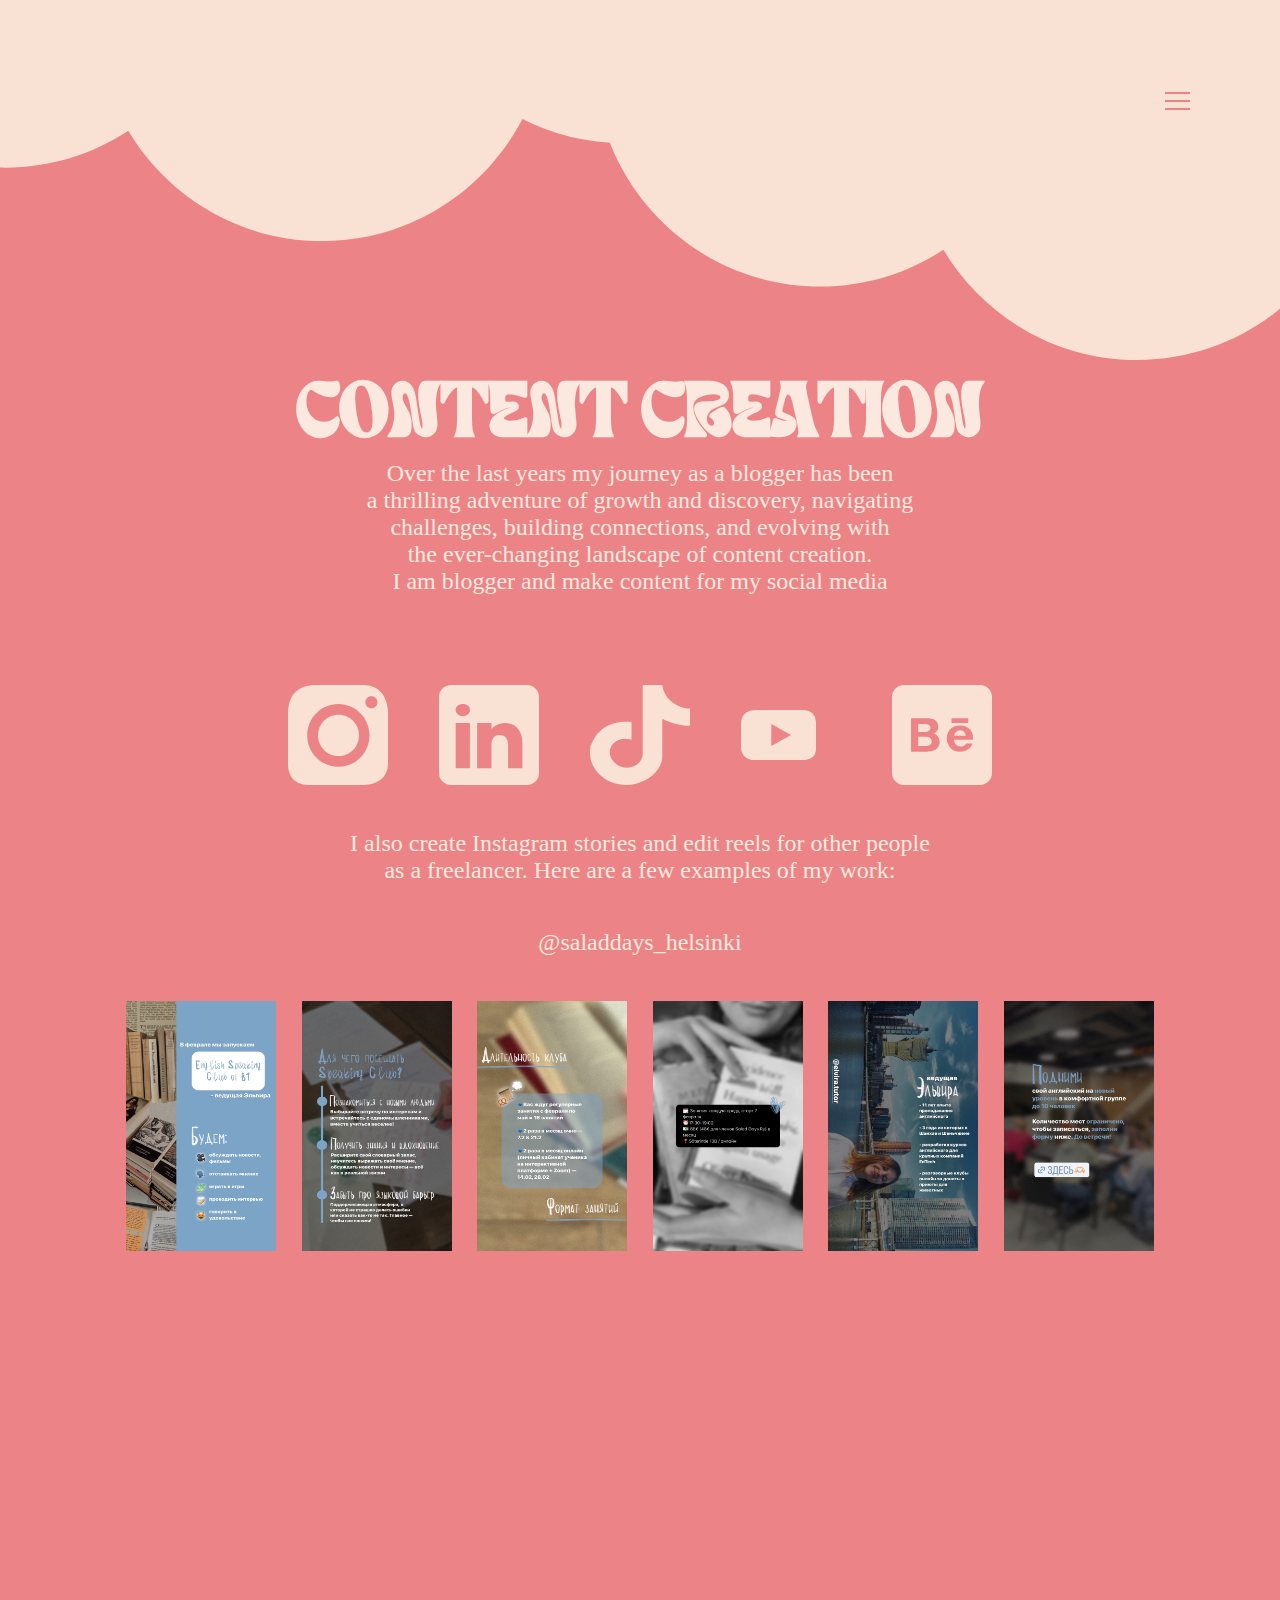
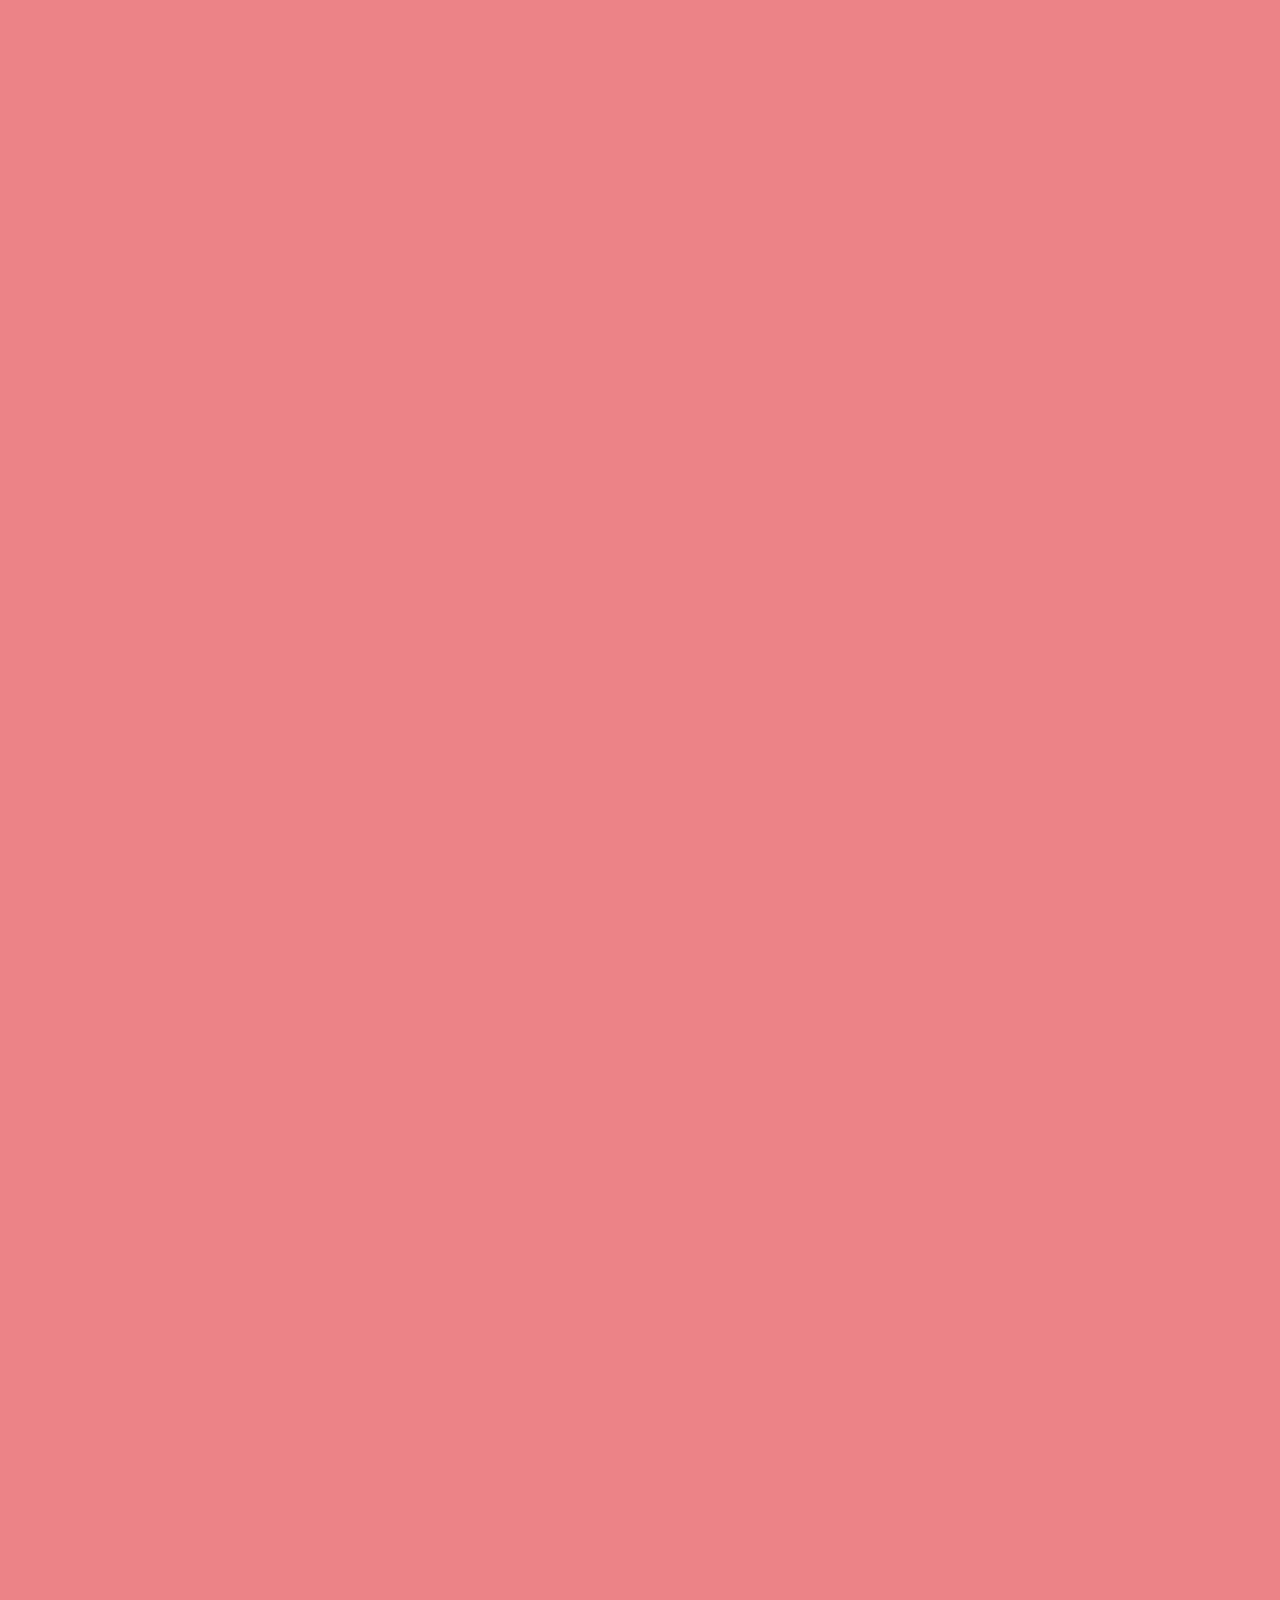
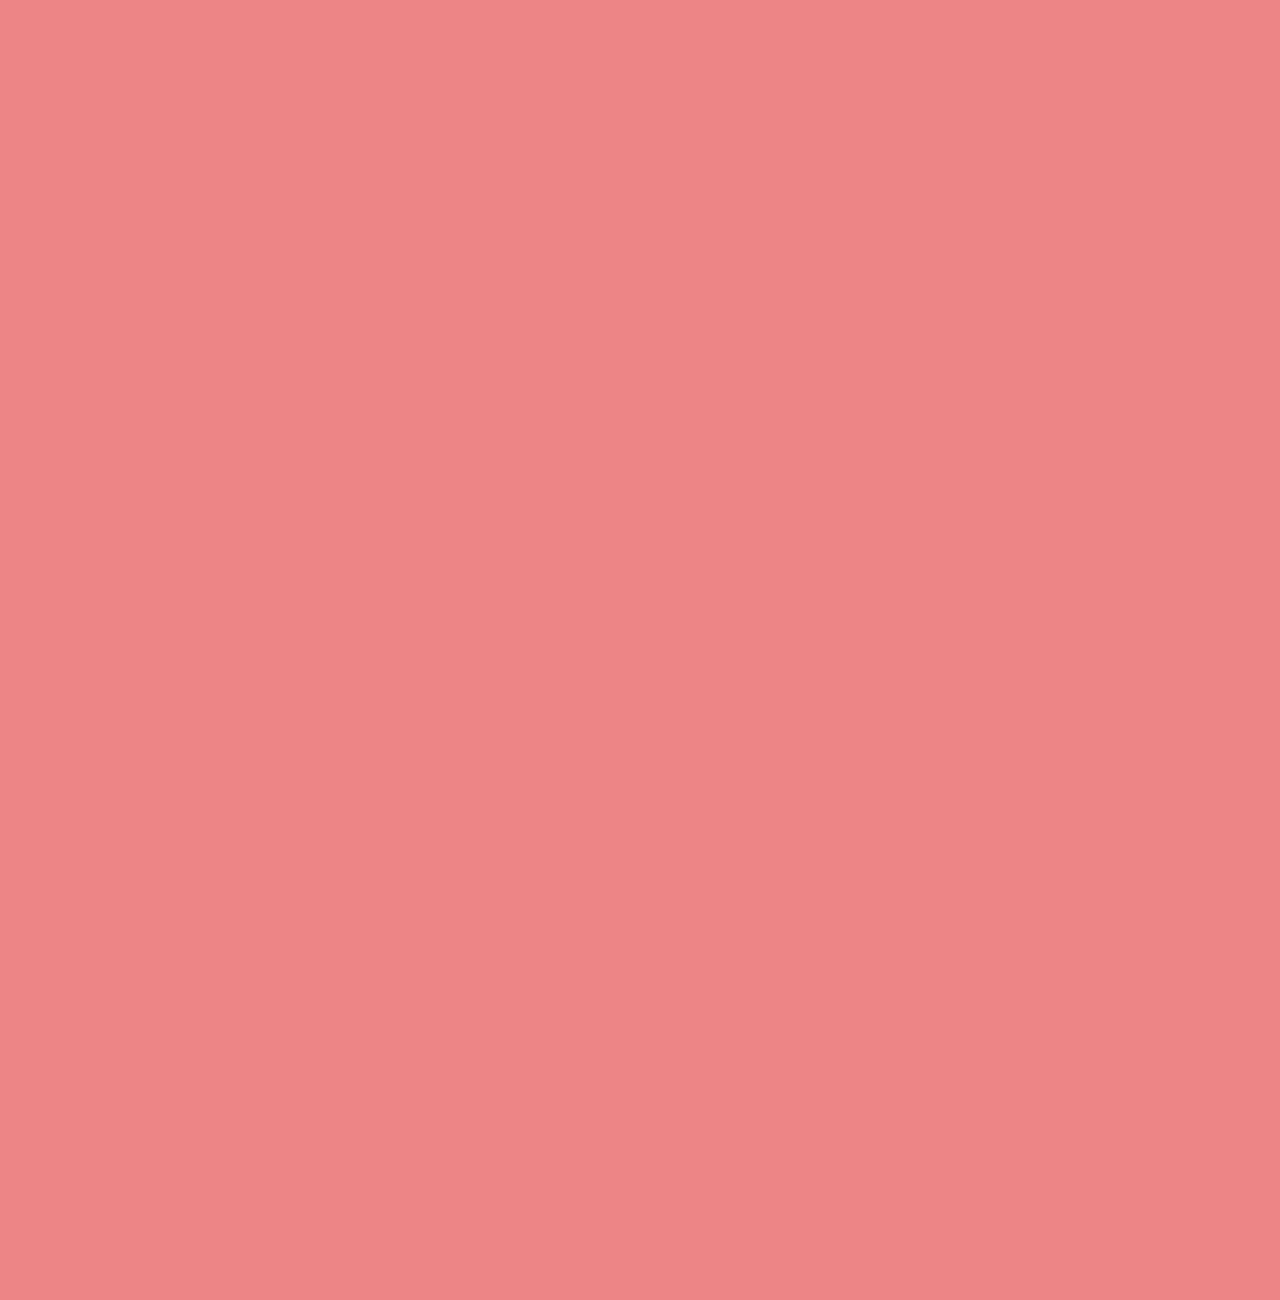
<file: cc.html>
<!DOCTYPE html>
<html lang="en">
<head>
   <meta charset="UTF-8">
   <meta name="viewport" content="width=device-width, initial-scale=1.0">
   <link rel="stylesheet" href="./cc.css">
   <link rel="stylesheet" href="./fonts/Soledago.ttf">
   <script src="https://code.jquery.com/jquery-3.7.0.min.js" integrity="sha256-2Pmvv0kuTBOenSvLm6bvfBSSHrUJ+3A7x6P5Ebd07/g=" crossorigin="anonymous"></script>

   <title>Content creation</title>
</head>
<body>
   <div class="wrapper">
      <header class="header">
         <div class="container container__header">
            <div class="header__body">
               <div class="header__burger">
                  <span class="burger-line"></span>
               </div>
               <nav class="header__menu">
                  <ul class="header__list">
                     <li>
                        <a href="./index.html" class="header__link">About</a>
                     </li>
                     <li>
                        <a href="./design.html" class="header__link">Design</a>
                     </li>
                     <li>
                        <a href="./uiux.html" class="header__link">UI/UX design</a>
                     </li>
                     <li>
                        <a href="./cc.html" class="header__link">Content creation</a>
                     </li>
                  </ul>
               </nav>
            </div>
         </div>
      </header>

      <div class="content">
         <h1>Content creation</h1>
         <p>
            Over the last years my journey as a blogger has been<br/> a thrilling adventure of growth and discovery, navigating<br/> challenges, building connections, and evolving with<br/> the ever-changing landscape of content creation. 
            <br/>I am blogger and make content for my social media
         </p>
         <div class="links">
            <a href="https://www.instagram.com/dariallta/" target="_blank">
               <img src="./img/links/IG.svg" alt="">
            </a>
            <a href="https://www.linkedin.com/in/daria-chuvikova-14b31123a/" target="_blank">
               <img src="./img/links//IN.svg" alt="">
            </a>
            <a href="https://www.tiktok.com/@beehap.py" target="_blank">
               <img src="./img/links/TicTok.svg" alt="">
            </a>
            <a href="https://www.youtube.com/channel/UCSpYyzfmYvU77rDVh01B3ZQ" target="_blank">
               <img src="./img/links/YU.svg" alt="">
            </a>
            <a href="https://www.behance.net/dariallta" target="_blank">
               <img src="./img/links/BE.svg" alt="">
            </a>
         </div>
         <p>
            I also create Instagram stories and edit reels for other people<br/> as a freelancer. Here are a few examples of my work:
         </p>
         <a href="https://www.instagram.com/saladdays_helsinki/">@saladdays_helsinki</a>
         <div class="stories">
            <img src="./img/stories/IMG_9177.JPG" alt="oops can't load the photo">
            <img src="./img/stories/IMG_9178.JPG" alt="oops can't load the photo">
            <img src="./img/stories/IMG_9179.JPG" alt="oops can't load the photo">
            <img src="./img/stories/IMG_9180.JPG" alt="oops can't load the photo">
            <img src="./img/stories/IMG_9181.JPG" alt="oops can't load the photo">
            <img src="./img/stories/IMG_9182.JPG" alt="oops can't load the photo">
         </div>
      </div>
   </div>
</body>
<script src="/app.js" defer></script>
</html>
</file>
<file: cc.css>
*,*::before,*::after{
   margin: 0;
   padding: 0;
   border: 0;
   box-sizing: border-box;
}

html,body{
   height: 500vh;
   background-color: #EC8487;
}

header{
   position: fixed;
   width: 100%;
   height: 13vh;
   top: 0;
   left: 0;
   z-index: 50;
}

.header::before{
   content: '';
   position: absolute;
   top: -60vh;
   left: 0;
   width: 100%;
   height: 100vh;
   background: url('/img/bg/clouds.svg') top / cover no-repeat;
   z-index: 2;
}

.header__burger{
   display: block;
   position: absolute;
   top: 10vh;
   right: 7%;
   width: 25px;
   height: 20px;
   z-index: 100;
}
.header__burger::before,
.header__burger::after{
   content: '';
   background-color: #EC8487;
   position: absolute;
   width: 100%;
   height: 2px;
   left: 0;
}
.header__burger span{
   position: absolute;
   background-color: #EC8487;
   left: 0;
   width: 100%;
   height: 2px;
   top: 10px;
   transition: .1s;
}
.header__burger::before{
   top: 10%;
   transition: .5s;
}
.header__burger::after{
   bottom: 0;
   transition: .5s;
}
.header__burger.active span{
   transform: scale(0);
}
.header__burger.active::before{
   transform: rotate(45deg);
   top: 9px;
}
.header__burger.active::after{
   transform: rotate(-45deg);
   bottom: 9px;
}
.header__menu{
   position: fixed;
   overflow: auto;
   top: -100%;
   left: 0;
   width: 100%;
   height: 100%;
   background-color: #FBE9DF;
   padding: 80px 0 0 0;
   z-index: 2;
   transition: .5s;
}
.header__menu.active{
   top: 0;
}
.header__list {
   display: grid;
   grid-template-rows: repeat(2, 1fr);
   grid-template-columns: repeat(2, 1fr);
   transform: translate(10vw, 15vh);
}

.header__list li {
   padding: 2vh 0 3vh 5vw;
   list-style: none;
}

.header__link{
   font-size: 3vw;
   font-family: 'Alegreya Sans', sans-serif;
   font-weight: 100;
   position: relative;
   color: #EC8487;
   text-decoration: none;
   
}
.header__link::before{
   position: absolute;
   top: -2vh;
   left: -15vw;
   content: '';
   background-color: #FBE9DF;
   height: .1vh;
   width: 80vw;
}
@font-face {
   font-family: 'Soledago serif';
   src: url('fonts/Soledago.ttf') format('truetype');
}
h1, h2 {
   color: #FBE9DF;
   font-size: 3vw;
   display: flex;
   justify-content: center;
}
h1{
   padding-top: 40vh;
   font-family: 'Soledago serif';
   font-size: 6vw;
}
h2 {
   text-align: center;
}

p {
   color: #FBE9DF;
   font-size: 24px;
   text-align: center;
   margin-bottom: 5vh;
}
a {
   display: flex;
   justify-content: center;
   color: #FBE9DF;
   text-decoration: none;
   font-size: 24px;
}
.links, .stories {
   display: flex;
   justify-content: center;
}
img {
   width: 100px;
   height: 100px;
   margin: 5vh 2vw;
}
.stories img {
   width: 150px;
   height: 250px;
   margin: 5vh 1vw;
}

@media(width <= 900px) {
   .links, .stories {
      display: flex;
      align-items: center;
      flex-direction: column;
   }
}
</file>
